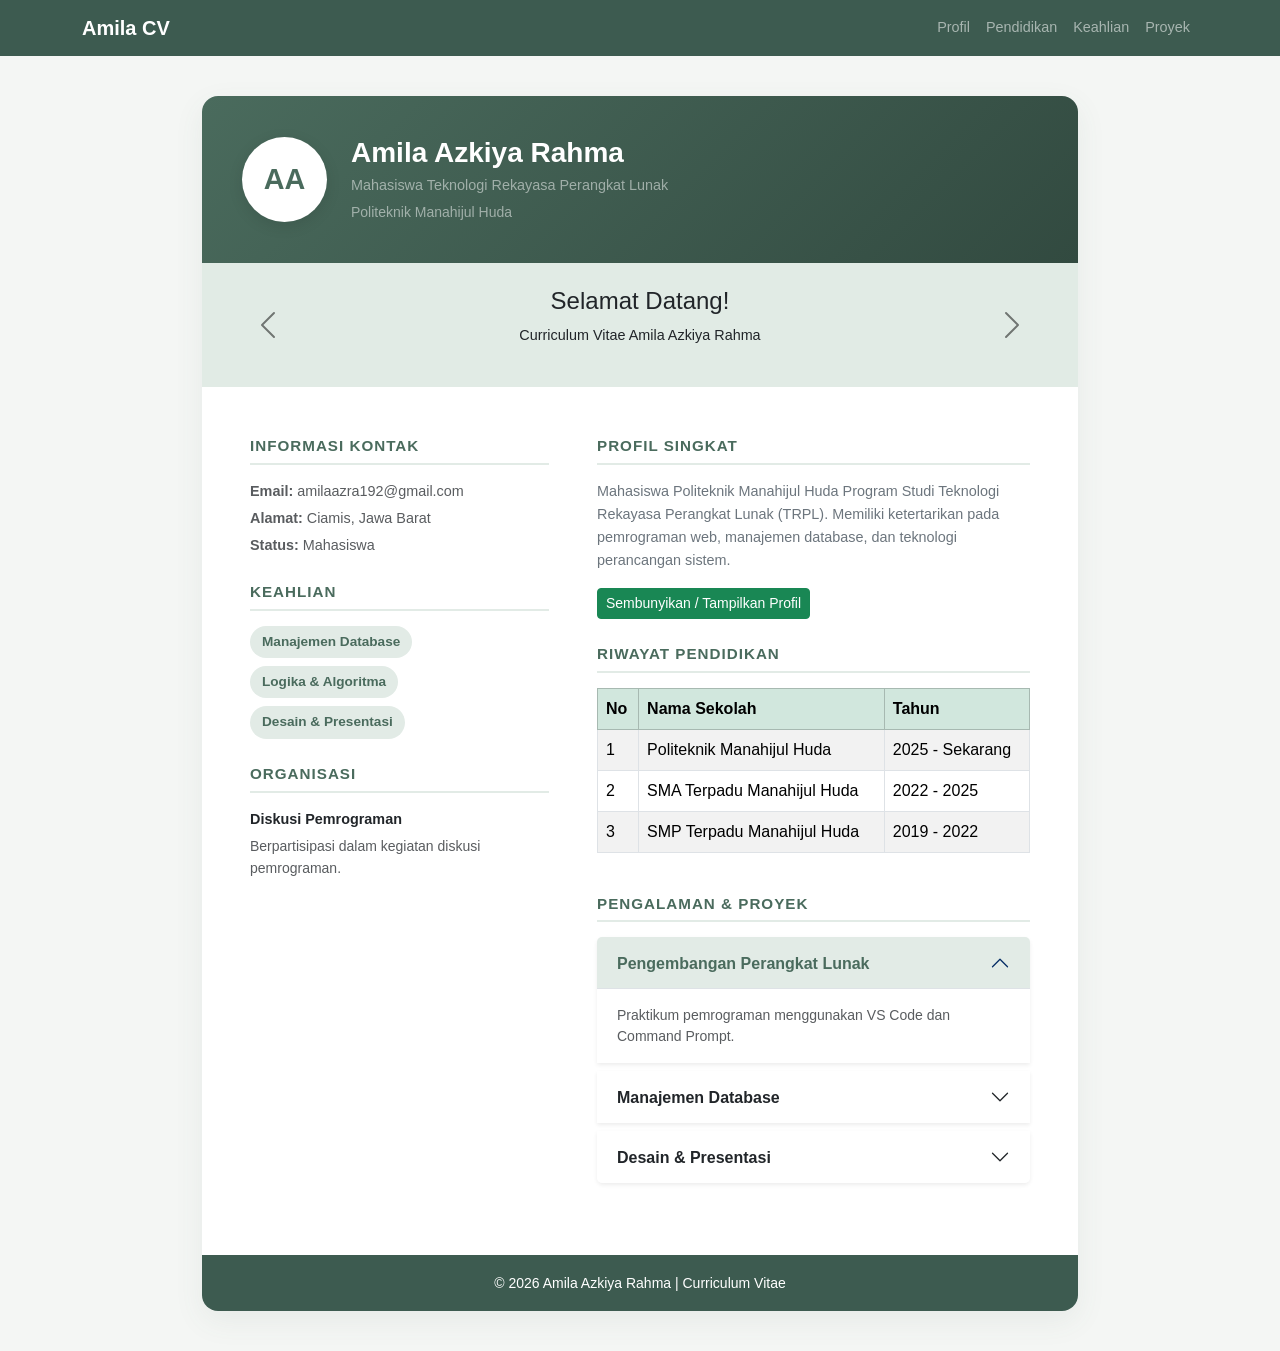
<file: index.html>
<!DOCTYPE html>
<html lang="id">
<head>
    <meta charset="UTF-8">
    <meta name="viewport" content="width=device-width, initial-scale=1.0">

    <title>Curriculum Vitae - Amila Azkiya Rahma</title>

    <!-- Bootstrap CSS -->
    <link href="https://cdn.jsdelivr.net/npm/bootstrap@5.3.0/dist/css/bootstrap.min.css" rel="stylesheet">

    <!-- External CSS -->
    <link rel="stylesheet" href="style.css">
</head>

<body>

<!-- NAVIGATION BAR -->
<nav class="navbar navbar-expand-lg navbar-dark"
     style="background-color: #3d5b50;">

    <div class="container">
        <a class="navbar-brand fw-bold" href="#">Amila CV</a>

        <button class="navbar-toggler" type="button"
            data-bs-toggle="collapse" data-bs-target="#menuCV">
            <span class="navbar-toggler-icon"></span>
        </button>

        <div class="collapse navbar-collapse" id="menuCV">
            <ul class="navbar-nav ms-auto">
                <li class="nav-item">
                    <a class="nav-link" href="#profil">Profil</a>
                </li>
                <li class="nav-item">
                    <a class="nav-link" href="#pendidikan">Pendidikan</a>
                </li>
                <li class="nav-item">
                    <a class="nav-link" href="#keahlian">Keahlian</a>
                </li>
                <li class="nav-item">
                    <a class="nav-link" href="#proyek">Proyek</a>
                </li>
            </ul>
        </div>
    </div>
</nav>


<div class="container cv-wrapper">

    <div class="card cv-card">

        <!-- HEADER -->
        <div class="header-section d-flex flex-column flex-md-row align-items-center gap-4 text-center text-md-start">

            <div class="profile-badge">AA</div>

            <div>
                <h1 class="h3 fw-bold mb-1">Amila Azkiya Rahma</h1>
                <p class="mb-1 text-white-50">
                    Mahasiswa Teknologi Rekayasa Perangkat Lunak
                </p>
                <p class="mb-0 text-white-50 small">
                    Politeknik Manahijul Huda
                </p>
            </div>

        </div>


        <!-- CAROUSEL -->
        <div id="carouselCV"
             class="carousel slide carousel-dark"
             data-bs-ride="carousel">

            <div class="carousel-inner text-center p-4"
                 style="background-color: #e1ebe5;">

                <div class="carousel-item active">
                    <h4>Selamat Datang!</h4>
                    <p>Curriculum Vitae Amila Azkiya Rahma</p>
                </div>

                <div class="carousel-item">
                    <h4>Mahasiswa TRPL</h4>
                    <p>Politeknik Manahijul Huda</p>
                </div>

                <div class="carousel-item">
                    <h4>Keahlian Saya</h4>
                    <p>Database, Logika Algoritma,
                       dan Desain Presentasi</p>
                </div>

            </div>

            <button class="carousel-control-prev"
                type="button" data-bs-target="#carouselCV"
                data-bs-slide="prev">
                <span class="carousel-control-prev-icon"></span>
            </button>

            <button class="carousel-control-next"
                type="button" data-bs-target="#carouselCV"
                data-bs-slide="next">
                <span class="carousel-control-next-icon"></span>
            </button>

        </div>


        <!-- KONTEN UTAMA -->
        <div class="card-body p-4 p-md-5">

            <div class="row">

                <!-- KOLOM KIRI -->
                <div class="col-md-5 pe-md-4 border-end-md">

                    <!-- KONTAK -->
                    <div class="mb-4">
                        <div class="section-heading">
                            Informasi Kontak
                        </div>

                        <p class="mb-1 text-muted">
                            <strong>Email:</strong> amilaazra192@gmail.com
                        </p>

                        <p class="mb-1 text-muted">
                            <strong>Alamat:</strong> Ciamis, Jawa Barat
                        </p>

                        <p class="mb-1 text-muted">
                            <strong>Status:</strong> Mahasiswa
                        </p>
                    </div>


                    <!-- KEAHLIAN -->
                    <div class="mb-4" id="keahlian">
                        <div class="section-heading">Keahlian</div>

                        <div class="d-flex flex-wrap gap-2">
                            <span class="custom-badge">
                                Manajemen Database
                            </span>

                            <span class="custom-badge">
                                Logika & Algoritma
                            </span>

                            <span class="custom-badge">
                                Desain & Presentasi
                            </span>
                        </div>
                    </div>


                    <!-- ORGANISASI -->
                    <div class="mb-4">
                        <div class="section-heading">Organisasi</div>

                        <p class="fw-bold mb-1">
                            Diskusi Pemrograman
                        </p>

                        <p class="text-muted small">
                            Berpartisipasi dalam kegiatan diskusi pemrograman.
                        </p>
                    </div>

                </div>


                <!-- KOLOM KANAN -->
                <div class="col-md-7 ps-md-4">

                    <!-- PROFIL -->
                    <div class="mb-4" id="profil">
                        <div class="section-heading">
                            Profil Singkat
                        </div>

                        <p class="text-secondary" id="teksProfil">
                            Mahasiswa Politeknik Manahijul Huda
                            Program Studi Teknologi Rekayasa Perangkat
                            Lunak (TRPL). Memiliki ketertarikan pada
                            pemrograman web, manajemen database,
                            dan teknologi perancangan sistem.
                        </p>

                        <button type="button"
                            id="tombolProfil"
                            class="btn btn-success btn-sm">
                            Sembunyikan / Tampilkan Profil
                        </button>
                    </div>


                    <!-- PENDIDIKAN -->
                    <div class="mb-4" id="pendidikan">

                        <div class="section-heading">
                            Riwayat Pendidikan
                        </div>

                        <div class="table-responsive">

                            <table class="table table-bordered table-striped">

                                <thead class="table-success">
                                    <tr>
                                        <th>No</th>
                                        <th>Nama Sekolah</th>
                                        <th>Tahun</th>
                                    </tr>
                                </thead>

                                <tbody>
                                    <tr>
                                        <td>1</td>
                                        <td>Politeknik Manahijul Huda</td>
                                        <td>2025 - Sekarang</td>
                                    </tr>

                                    <tr>
                                        <td>2</td>
                                        <td>SMA Terpadu Manahijul Huda</td>
                                        <td>2022 - 2025</td>
                                    </tr>

                                    <tr>
                                        <td>3</td>
                                        <td>SMP Terpadu Manahijul Huda</td>
                                        <td>2019 - 2022</td>
                                    </tr>
                                </tbody>

                            </table>

                        </div>
                    </div>


                    <!-- PENGALAMAN DAN PROYEK -->
                    <div class="mb-4" id="proyek">

                        <div class="section-heading">
                            Pengalaman & Proyek
                        </div>

                        <!-- ACCORDION / COLLAPSIBLE -->
                        <div class="accordion" id="accordionPengalaman">

                            <div class="accordion-item border-0 mb-2 shadow-sm">

                                <h2 class="accordion-header">
                                    <button class="accordion-button fw-bold"
                                        type="button"
                                        data-bs-toggle="collapse"
                                        data-bs-target="#collapseOne">
                                        Pengembangan Perangkat Lunak
                                    </button>
                                </h2>

                                <div id="collapseOne"
                                    class="accordion-collapse collapse show"
                                    data-bs-parent="#accordionPengalaman">

                                    <div class="accordion-body text-muted small">
                                        Praktikum pemrograman menggunakan VS Code dan Command Prompt.
                                    </div>

                                </div>
                            </div>


                            <div class="accordion-item border-0 mb-2 shadow-sm">

                                <h2 class="accordion-header">
                                    <button class="accordion-button collapsed fw-bold"
                                        type="button"
                                        data-bs-toggle="collapse"
                                        data-bs-target="#collapseTwo">
                                        Manajemen Database
                                    </button>
                                </h2>

                                <div id="collapseTwo"
                                    class="accordion-collapse collapse"
                                    data-bs-parent="#accordionPengalaman">

                                    <div class="accordion-body text-muted small">
                                        Perancangan dan pengelolaan basis data.
                                    </div>

                                </div>
                            </div>


                            <div class="accordion-item border-0 shadow-sm">

                                <h2 class="accordion-header">
                                    <button class="accordion-button collapsed fw-bold"
                                        type="button"
                                        data-bs-toggle="collapse"
                                        data-bs-target="#collapseThree">
                                        Desain & Presentasi
                                    </button>
                                </h2>

                                <div id="collapseThree"
                                    class="accordion-collapse collapse"
                                    data-bs-parent="#accordionPengalaman">

                                    <div class="accordion-body text-muted small">
                                        Pembuatan materi presentasi menggunakan PowerPoint.
                                    </div>

                                </div>
                            </div>

                        </div>
                    </div>

                </div>
            </div>
        </div>


        <!-- FOOTER -->
        <div class="text-center p-3 text-white"
             style="background-color: #3d5b50;">
            <small>© 2026 Amila Azkiya Rahma | Curriculum Vitae</small>
        </div>

    </div>
</div>


<!-- BOOTSTRAP JAVASCRIPT -->
<script src="https://cdn.jsdelivr.net/npm/bootstrap@5.3.0/dist/js/bootstrap.bundle.min.js"></script>

<!-- JQUERY -->
<script src="https://code.jquery.com/jquery-3.7.1.min.js"></script>

<!-- ANIMASI JQUERY FADE -->
<script>
$(document).ready(function(){

    $("#tombolProfil").click(function(){

        $("#teksProfil").fadeToggle(500);

    });

});
</script>

</body>
</html>
</file>
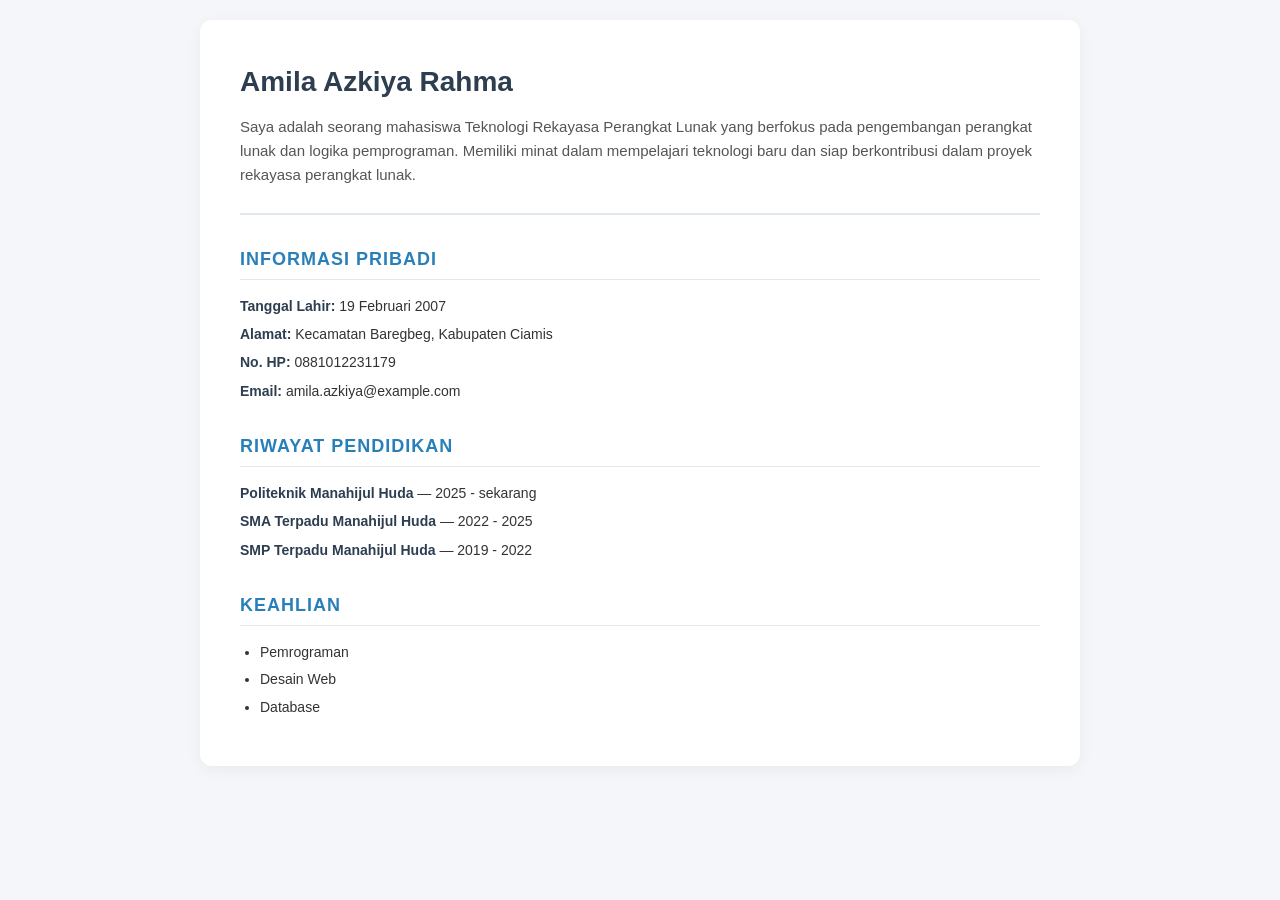
<file: tugas cv.html>
<!DOCTYPE html>
<html lang="id">
<head>
    <meta charset="UTF-8">
    <meta name="viewport" content="width=device-width, initial-scale=1.0">
    <title>Curriculum Vitae - Amila Azkiya Rahma</title>
    <style>
        /* Pengaturan Tampilan Utama */
        body {
            font-family: 'Segoe UI', Tahoma, Geneva, Verdana, sans-serif;
            background-color: #f4f6f9;
            color: #333333;
            line-height: 1.6;
            margin: 0;
            padding: 20px;
        }

        /* Kotak Utama CV (Seperti Kertas A4 di Tengah) */
        .cv-container {
            max-width: 800px;
            background: #ffffff;
            margin: 0 auto;
            padding: 40px;
            border-radius: 12px;
            box-shadow: 0 4px 15px rgba(0, 0, 0, 0.05);
        }

        /* Bagian Header / Nama */
        header {
            border-bottom: 2px solid #e1e8ed;
            padding-bottom: 20px;
            margin-bottom: 25px;
        }

        h1 {
            margin: 0;
            color: #2c3e50;
            font-size: 28px;
        }

        .bio-text {
            margin-top: 10px;
            color: #555555;
            font-size: 15px;
        }

        /* Judul Setiap Bagian */
        h2 {
            color: #2980b9;
            font-size: 18px;
            border-bottom: 1px solid #e1e8ed;
            padding-bottom: 5px;
            margin-top: 30px;
            text-transform: uppercase;
            letter-spacing: 1px;
        }

        /* Informasi Kontak & Detail */
        p {
            margin: 6px 0;
            font-size: 14px;
        }

        strong {
            color: #2c3e50;
        }

        /* Daftar Keahlian & Riwayat */
        ul {
            padding-left: 20px;
            margin: 8px 0;
        }

        li {
            margin-bottom: 5px;
            font-size: 14px;
        }

        /* Tombol Simpan/Commit di GitHub nanti */
    </style>
</head>
<body>

    <div class="cv-container">
        <!-- Header -->
        <header>
            <h1>Amila Azkiya Rahma</h1>
            <p class="bio-text">Saya adalah seorang mahasiswa Teknologi Rekayasa Perangkat Lunak yang berfokus pada pengembangan perangkat lunak dan logika pemprograman. Memiliki minat dalam mempelajari teknologi baru dan siap berkontribusi dalam proyek rekayasa perangkat lunak.</p>
        </header>

        <!-- Informasi Pribadi -->
        <section>
            <h2>Informasi Pribadi</h2>
            <p><strong>Tanggal Lahir:</strong> 19 Februari 2007</p>
            <p><strong>Alamat:</strong> Kecamatan Baregbeg, Kabupaten Ciamis</p>
            <p><strong>No. HP:</strong> 0881012231179</p>
            <p><strong>Email:</strong> amila.azkiya@example.com</p>
        </section>

        <!-- Riwayat Pendidikan -->
        <section>
            <h2>Riwayat Pendidikan</h2>
            <p><strong>Politeknik Manahijul Huda</strong> — 2025 - sekarang</p>
            <p><strong>SMA Terpadu Manahijul Huda</strong> — 2022 - 2025</p>
            <p><strong>SMP Terpadu Manahijul Huda</strong> — 2019 - 2022</p>
        </section>

        <!-- Keahlian -->
        <section>
            <h2>Keahlian</h2>
            <ul>
                <li>Pemrograman</li>
                <li>Desain Web</li>
                <li>Database</li>
            </ul>
        </section>
    </div>

</body>
</html>
</file>
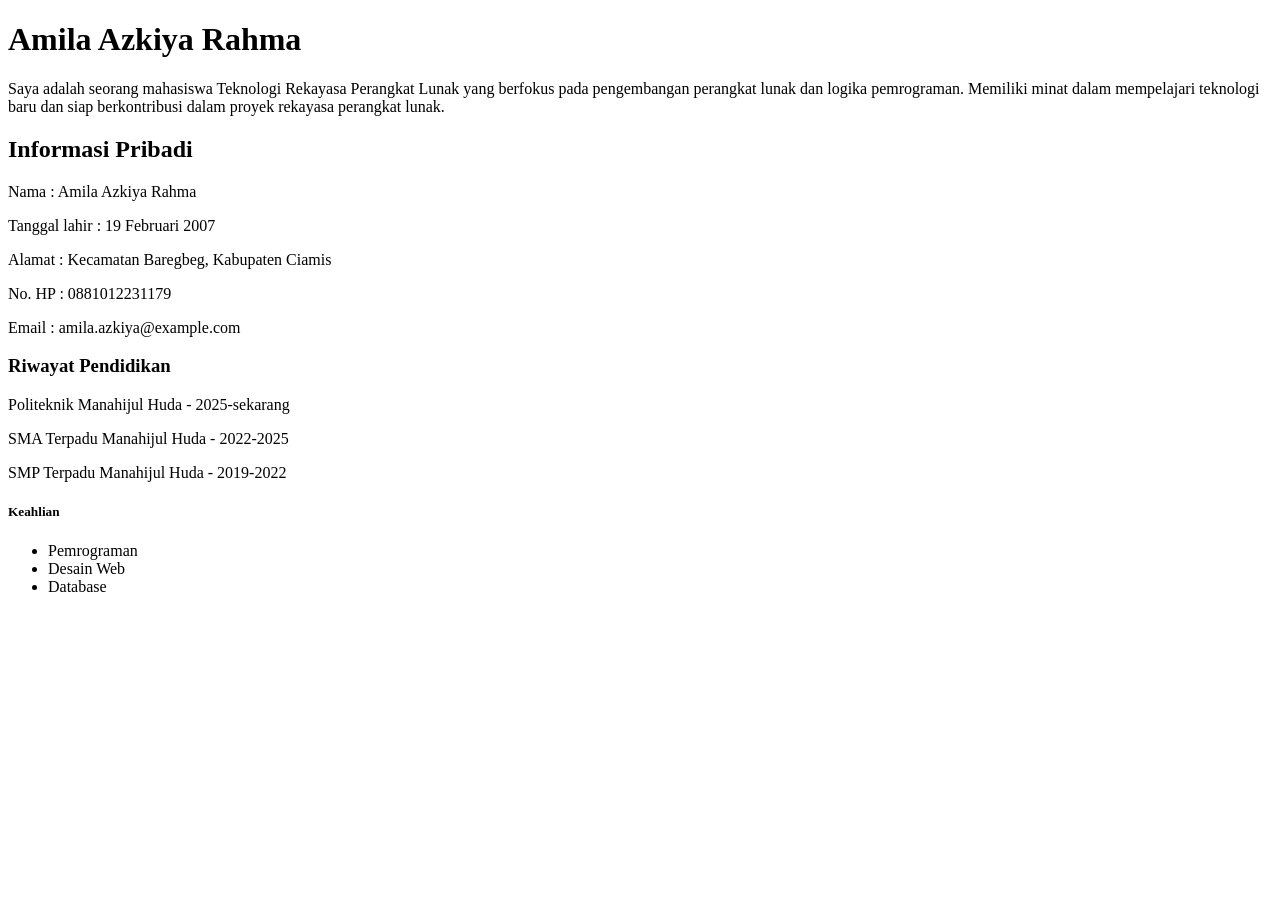
<file: cv.html/tugas cv.html>
<!DOCTYPE html>
<html lang="en"><head><meta http-equiv="Content-Type" content="text/html; charset=UTF-8">
        
        <meta name="viewport" content="width=device-width, initial-scale=1.0">
        <title>Curriculum Vitae - Amila Azkiya Rahma</title>
    </head>
    <body>
        <h1>  Amila Azkiya Rahma <style>='
        "color: blue;</style></h1>
        <p>Saya adalah seorang mahasiswa Teknologi Rekayasa Perangkat Lunak yang berfokus pada pengembangan perangkat lunak dan logika pemrograman. Memiliki minat dalam mempelajari teknologi baru dan siap berkontribusi dalam proyek rekayasa perangkat lunak.</p>
        <h2>Informasi Pribadi <style>="color: blue;</style> </h2>
           <p>Nama : Amila Azkiya Rahma</p>
           <p>Tanggal lahir : 19 Februari 2007</p>
           <p>Alamat : Kecamatan Baregbeg, Kabupaten Ciamis</p>
           <p>No. HP : 0881012231179</p>
           <p>Email : amila.azkiya@example.com</p> 
        <h3> Riwayat Pendidikan <style>="color: blue;</style> </h3>
           <p>Politeknik Manahijul Huda - 2025-sekarang</p>
           <p>SMA Terpadu Manahijul Huda - 2022-2025</p>
           <p>SMP Terpadu Manahijul Huda - 2019-2022</p>
        <h5>Keahlian <style>="color: blue;</style> </h5>
        <ul>
            <li>Pemrograman</li>
            <li>Desain Web</li>
            <li>Database</li>
        </ul>
    
</body></html>
</file>
<file: style.css>
:root {
    --primary-color: #4a6b5d; /* Hijau Sage Aesthetic */
    --bg-color: #f4f6f4;
    --card-bg: #ffffff;
}

body {
    background-color: var(--bg-color);
    font-family: 'Segoe UI', Tahoma, Geneva, Verdana, sans-serif;
    color: #444;
}

.cv-wrapper {
    max-width: 900px;
    margin: 40px auto;
}

.cv-card {
    background: var(--card-bg);
    border: none;
    border-radius: 16px;
    box-shadow: 0 10px 30px rgba(74, 107, 93, 0.08);
    overflow: hidden;
}

.header-section {
    background: linear-gradient(135deg, #4a6b5d, #324a40);
    color: white;
    padding: 40px;
}

.profile-badge {
    width: 85px;
    height: 85px;
    background-color: #ffffff;
    color: var(--primary-color);
    font-weight: bold;
    font-size: 1.8rem;
    border-radius: 50%;
    display: flex;
    align-items: center;
    justify-content: center;
    box-shadow: 0 4px 15px rgba(0,0,0,0.1);
}

.section-heading {
    font-size: 0.95rem;
    font-weight: 700;
    color: var(--primary-color);
    text-transform: uppercase;
    letter-spacing: 1px;
    margin-bottom: 15px;
    position: relative;
    padding-bottom: 5px;
    border-bottom: 2px solid #e2ebe6;
}

.custom-badge {
    background-color: #e2ebe6;
    color: var(--primary-color);
    font-weight: 600;
    padding: 6px 12px;
    border-radius: 20px;
    font-size: 0.85rem;
}

/* Custom Style untuk Accordion Bootstrap */
.accordion-button:not(.collapsed) {
    color: var(--primary-color);
    background-color: #e2ebe6;
}

.accordion-button:focus {
    box-shadow: none;
    border-color: rgba(74, 107, 93, 0.25);
}

p, li {
    font-size: 0.9rem;
    line-height: 1.6;
}
</file>
